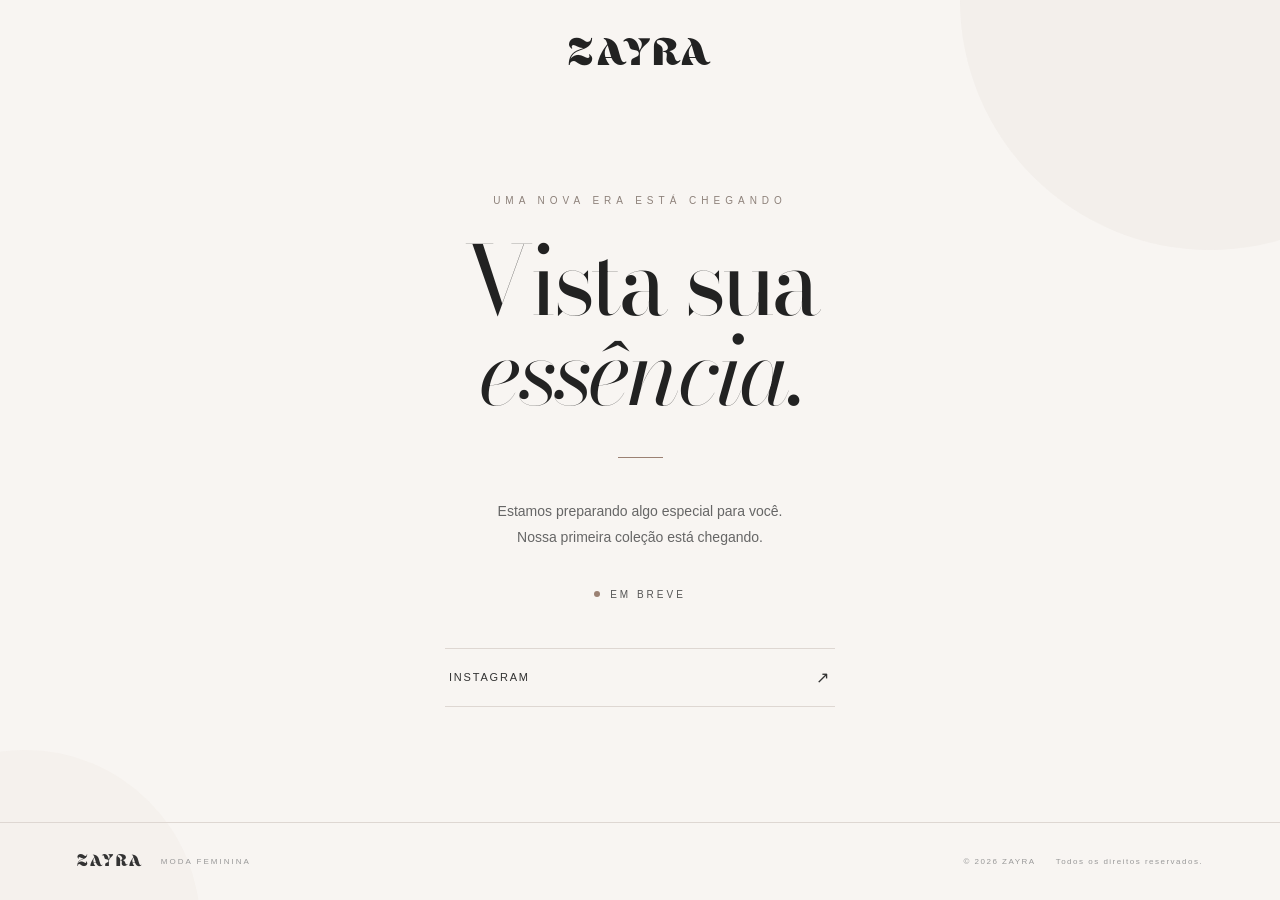
<file: index.html>
<!DOCTYPE html>
<html lang="pt-BR">

<head>

    <meta charset="UTF-8">

    <meta name="viewport" content="width=device-width, initial-scale=1.0">

    <title>ZAYRA | Em breve</title>

    <link rel="stylesheet" href="assets/css/landing.css">

    <link rel="preconnect" href="https://fonts.googleapis.com">

    <link rel="preconnect" href="https://fonts.gstatic.com" crossorigin>

    <link href="https://fonts.googleapis.com/css2?family=Bodoni+Moda:opsz,wght@6..96,400..900&display=swap"
        rel="stylesheet">

</head>


<body>


    <main class="pagina">


        <!-- LOGO -->

        <header class="topo">
            <div class="logo"> ZAYRA </div>
        </header>



        <!-- CONTEÚDO PRINCIPAL -->

        <section class="conteudo">


            <p class="pequeno-titulo">
                UMA NOVA ERA ESTÁ CHEGANDO
            </p>


            <h1>
                Vista sua<br>
                <em>essência.</em>
            </h1>


            <div class="linha"></div>


            <p class="descricao">

                Estamos preparando algo especial
                para você.

                <br>

                Nossa primeira coleção está chegando.

            </p>


            <div class="status">

                <span></span>

                <p>
                    EM BREVE
                </p>

            </div>


            <!-- BOTÕES -->

            <div class="links">


                <a href="https://www.instagram.com/zayrabr.co/?utm_source=ig_web_button_share_sheet" class="link"
                    target="_blank">

                    <span>
                        Instagram
                    </span>

                    <span class="seta">
                        ↗
                    </span>

                </a>





            </div>


        </section>



        <!-- RODAPÉ -->


        <footer>

            <div class="footer-marca">
                <span>ZAYRA</span>
                <p>MODA FEMININA</p>
            </div>

            <div class="footer-direitos">
                <p>© 2026 ZAYRA</p>
                <p>Todos os direitos reservados.</p>
            </div>

        </footer>




    </main>


</body>

</html>
</file>
<file: assets/css/landing.css>
/* =====================================================
   ZAYRA
   LANDING PAGE
===================================================== */

* {
    margin: 0;
    padding: 0;
    box-sizing: border-box;
}


html {
    scroll-behavior: smooth;
}


body {

    min-height: 100vh;

    font-family: Arial, sans-serif;

    background: #f8f5f2;

    color: #222;

}


a {
    text-decoration: none;
    color: inherit;
}


/* =====================================================
   FONTE DA MARCA
===================================================== */

@font-face {

    font-family: "AhSing";

    src: url("../fonts/AhSing.otf") format("opentype");

    font-weight: normal;

    font-style: normal;

}


/* =====================================================
   PAGINA
===================================================== */

.pagina {

    min-height: 100vh;

    display: flex;

    flex-direction: column;

    position: relative;

    overflow: hidden;

}


/* =====================================================
   DETALHES DECORATIVOS
===================================================== */

.pagina::before {

    content: "";

    position: absolute;

    width: 500px;

    height: 500px;

    border-radius: 50%;

    background: #e9e1dc;

    opacity: 0.35;

    top: -250px;

    right: -180px;

    pointer-events: none;

}


.pagina::after {

    content: "";

    position: absolute;

    width: 350px;

    height: 350px;

    border-radius: 50%;

    background: #e9e1dc;

    opacity: 0.25;

    bottom: -200px;

    left: -150px;

    pointer-events: none;

}


/* =====================================================
   TOPO
===================================================== */

.topo {

    width: 100%;

    padding: 35px 6%;

    display: flex;

    justify-content: center;

    align-items: center;

    position: relative;

    z-index: 2;

}


.logo {

    font-family: "AhSing", sans-serif;

    font-size: 40px;

    letter-spacing: 5px;

    font-weight: 500;

}


/* =====================================================
   CONTEUDO
===================================================== */

.conteudo {

    flex: 1;

    width: 100%;

    max-width: 850px;

    margin: 0 auto;

    padding: 85px 25px 90px;

    display: flex;

    flex-direction: column;

    align-items: center;

    text-align: center;

    position: relative;

    z-index: 2;

}


.pequeno-titulo {

    font-size: 10px;

    letter-spacing: 5px;

    color: #8d817a;

    margin-bottom: 30px;

}


h1 {

    font-family: "Bodoni Moda", serif;

    font-size: clamp(55px, 8vw, 95px);

    font-weight: 400;

    line-height: 0.95;

    letter-spacing: -4px;

    color: #222;

}


h1 em {

    font-style: italic;

    font-weight: 400;

}


.linha {

    width: 45px;

    height: 1px;

    background: #9b8173;

    margin: 40px 0;

}


.descricao {

    max-width: 450px;

    font-size: 14px;

    line-height: 1.9;

    color: #666;

}


/* =====================================================
   STATUS
===================================================== */

.status {

    display: flex;

    align-items: center;

    gap: 10px;

    margin-top: 38px;

    margin-bottom: 48px;

}


.status span {

    width: 6px;

    height: 6px;

    border-radius: 50%;

    background: #9b8173;

    animation: pulsar 2s infinite;

}


.status p {

    font-size: 10px;

    letter-spacing: 3px;

    color: #555;

}


@keyframes pulsar {

    0% {

        opacity: 1;

        transform: scale(1);

    }

    50% {

        opacity: 0.35;

        transform: scale(0.7);

    }

    100% {

        opacity: 1;

        transform: scale(1);

    }

}


/* =====================================================
   LINKS
===================================================== */

.links {

    width: 100%;

    max-width: 390px;

    display: flex;

    flex-direction: column;

}


.link {

    display: flex;

    align-items: center;

    justify-content: space-between;

    padding: 19px 4px;

    border-bottom: 1px solid #ded7d2;

    font-size: 11px;

    letter-spacing: 1.8px;

    text-transform: uppercase;

    color: #333;

    transition:
        color 0.3s ease,
        padding-left 0.3s ease;

}


.link:first-child {

    border-top: 1px solid #ded7d2;

}


.link:hover {

    padding-left: 10px;

    color: #9b8173;

}


.seta {

    font-size: 16px;

    transition: transform 0.3s ease;

}


.link:hover .seta {

    transform: translateX(5px);

}


/* =====================================================
   RODAPE
===================================================== */

footer {

    width: 100%;

    padding: 30px 6%;

    display: flex;

    align-items: center;

    justify-content: space-between;

    border-top: 1px solid #ded7d2;

    position: relative;

    z-index: 2;

}


.footer-marca {

    display: flex;

    align-items: center;

    gap: 18px;

}


.footer-marca span {

    font-family: "AhSing", sans-serif;

    font-size: 17px;

    letter-spacing: 3px;

    color: #333;

}


.footer-marca p {

    font-size: 8px;

    letter-spacing: 2px;

    color: #999;

}


.footer-direitos {

    display: flex;

    align-items: center;

    gap: 20px;

}


.footer-direitos p {

    font-size: 8px;

    letter-spacing: 1.5px;

    color: #999;

}


/* =====================================================
   MOBILE
===================================================== */

@media (max-width: 600px) {


    .topo {

        padding: 28px 20px;

    }


    .logo {

        font-size: 29px;

        letter-spacing: 4px;

    }


    .conteudo {

        padding: 70px 25px 65px;

    }


    .pequeno-titulo {

        font-size: 8px;

        letter-spacing: 3px;

        margin-bottom: 25px;

    }


    h1 {

        font-size: 55px;

        letter-spacing: -2px;

    }


    .linha {

        margin: 32px 0;

    }


    .descricao {

        font-size: 13px;

        line-height: 1.8;

    }


    .status {

        margin-top: 32px;

        margin-bottom: 38px;

    }


    .link {

        padding: 18px 2px;

    }


    footer {

        padding: 22px 20px;

        flex-direction: column;

        gap: 15px;

        text-align: center;

    }


    .footer-marca {

        flex-direction: column;

        gap: 6px;

    }


    .footer-marca span {

        font-size: 15px;

    }


    .footer-direitos {

        flex-direction: column;

        gap: 5px;

    }


    .footer-direitos p {

        font-size: 7px;

    }


    .pagina::before {

        width: 350px;

        height: 350px;

        top: -180px;

        right: -160px;

    }


    .pagina::after {

        width: 260px;

        height: 260px;

        bottom: -150px;

        left: -130px;

    }

}
</file>
